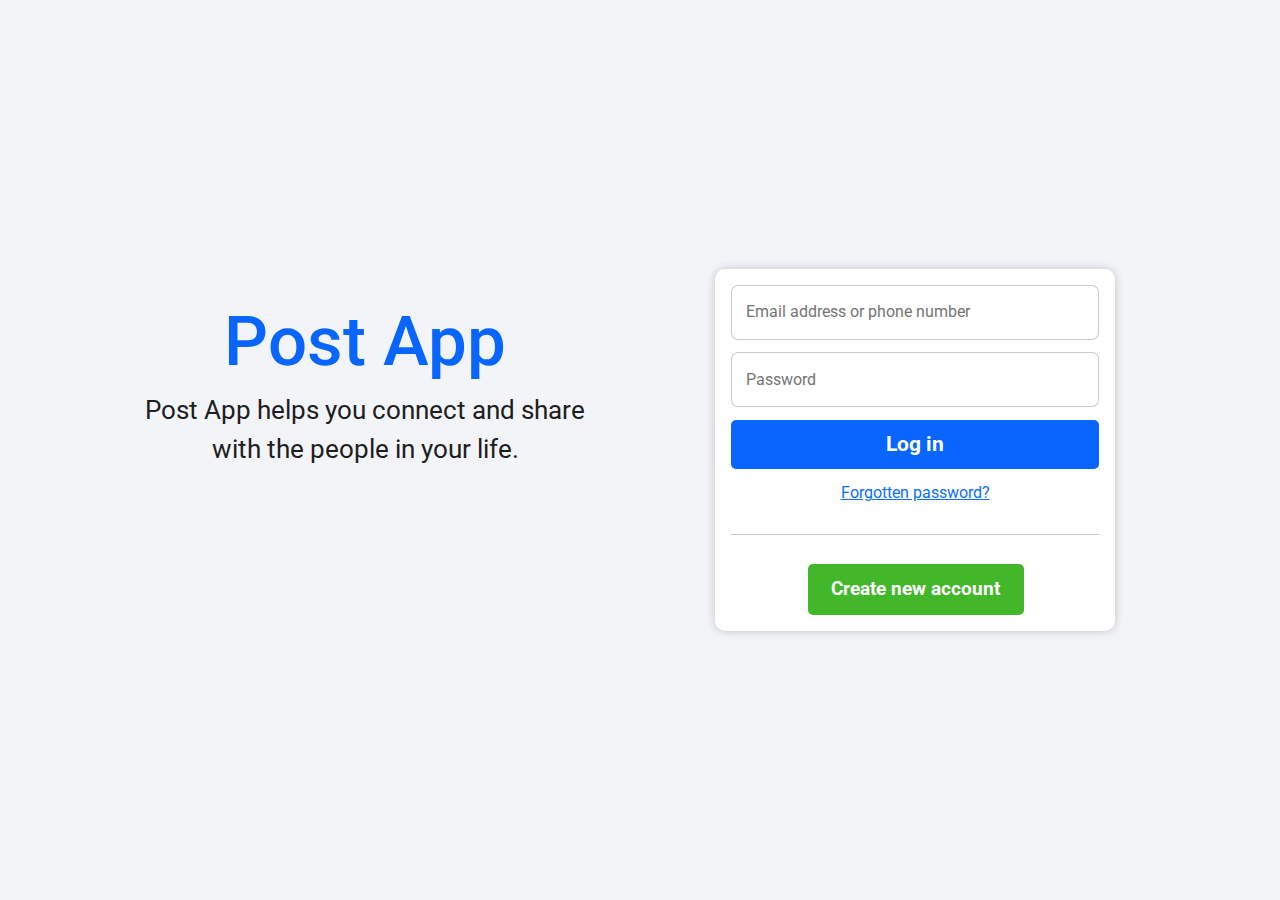
<file: index.html>
<!DOCTYPE html>
<html lang="en">
<head>
    <meta charset="UTF-8">
    <meta name="viewport" content="width=device-width, initial-scale=1.0">
    <title>Post App - log in or sign up</title>
    <link rel="stylesheet" href="style.css">
    <link rel="stylesheet" href="https://cdnjs.cloudflare.com/ajax/libs/font-awesome/6.7.2/css/all.min.css"
        integrity="sha512-Evv84Mr4kqVGRNSgIGL/F/aIDqQb7xQ2vcrdIwxfjThSH8CSR7PBEakCr51Ck+w+/U6swU2Im1vVX0SVk9ABhg=="
        crossorigin="anonymous" referrerpolicy="no-referrer" />
    <link href="https://cdn.jsdelivr.net/npm/bootstrap@5.3.3/dist/css/bootstrap.min.css" rel="stylesheet" integrity="sha384-QWTKZyjpPEjISv5WaRU9OFeRpok6YctnYmDr5pNlyT2bRjXh0JMhjY6hW+ALEwIH" crossorigin="anonymous">
</head>
<body>

    <div class="main-container">
        <div class="main-content">
            <div class="left-container">
                <div class="left-content">
                    <h1>Post App</h1>
                    <p>Post App helps you connect and share with the people in your life.</p>
                </div>
            </div>
            <div class="right-container">
                <div class="right-content">
                    <form action="" class="form-container">
                        <input type="email" name="" id="email" class="email-input" placeholder="Email address or phone number" required />
                        <fieldset class="password-fieldset">
                            <input type="password" name="" id="password" class="password-input" placeholder="Password" required />
                        </fieldset>
                        <button class="login-button" onclick="login()">Log in</button>
                        <a href="#" class="forgotten-password">Forgotten password?</a>
                        <hr>
                        <button class="create-account-button" onclick="createNewAccount()">Create new account</button>
                    </form>
                </div>
            </div>
        </div>
    </div>

    <script src="app.js"></script>
    <script src="https://cdn.jsdelivr.net/npm/bootstrap@5.3.3/dist/js/bootstrap.bundle.min.js" integrity="sha384-YvpcrYf0tY3lHB60NNkmXc5s9fDVZLESaAA55NDzOxhy9GkcIdslK1eN7N6jIeHz" crossorigin="anonymous"></script>
</body>
</html>
</file>
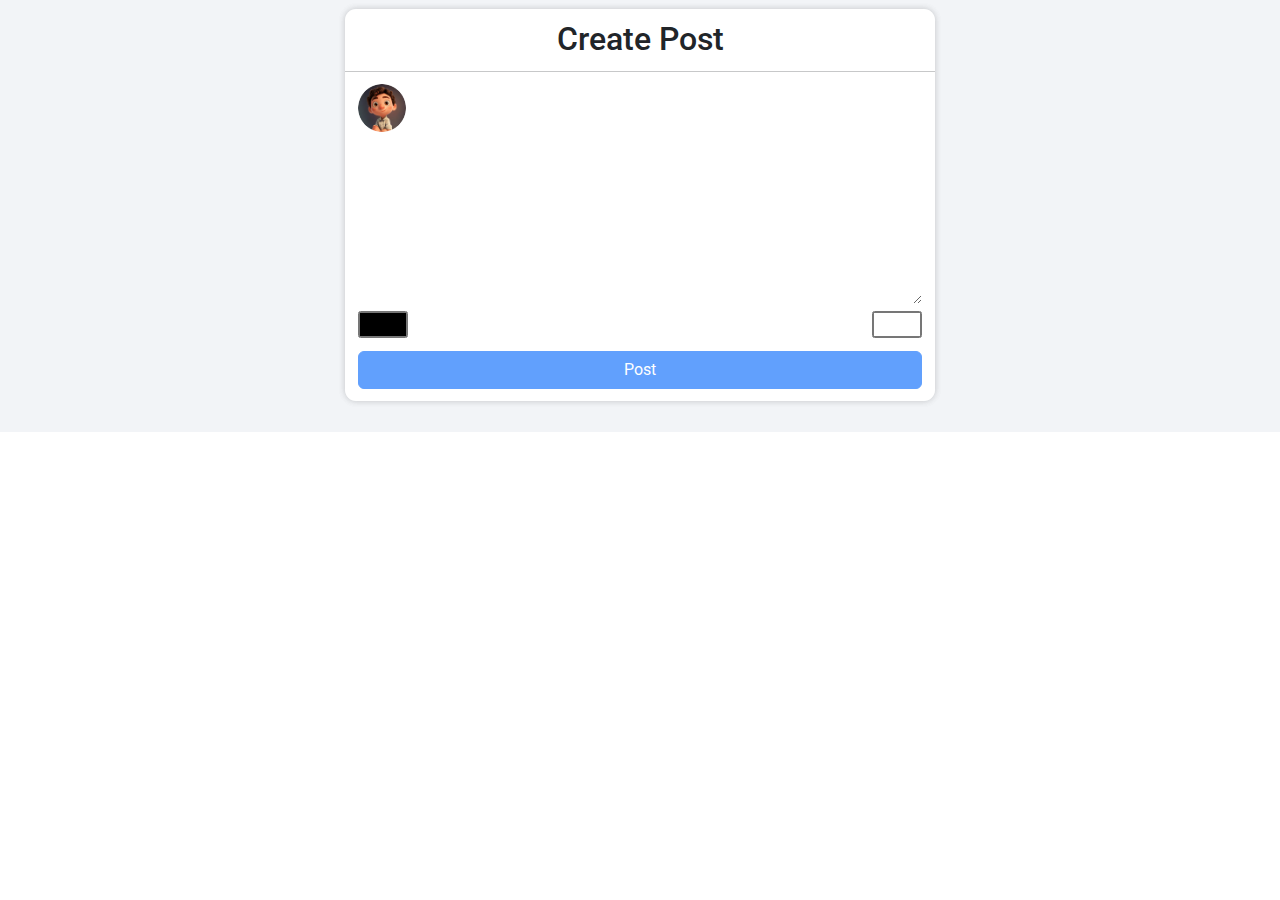
<file: Post/index.html>
<!DOCTYPE html>
<html lang="en">
<head>
    <meta charset="UTF-8">
    <meta name="viewport" content="width=device-width, initial-scale=1.0">
    <title>Post App</title>
    <link rel="stylesheet" href="styles.css">
    <link rel="stylesheet" href="https://cdnjs.cloudflare.com/ajax/libs/font-awesome/6.7.2/css/all.min.css"
        integrity="sha512-Evv84Mr4kqVGRNSgIGL/F/aIDqQb7xQ2vcrdIwxfjThSH8CSR7PBEakCr51Ck+w+/U6swU2Im1vVX0SVk9ABhg=="
        crossorigin="anonymous" referrerpolicy="no-referrer" />
    <link href="https://cdn.jsdelivr.net/npm/bootstrap@5.3.3/dist/css/bootstrap.min.css" rel="stylesheet" integrity="sha384-QWTKZyjpPEjISv5WaRU9OFeRpok6YctnYmDr5pNlyT2bRjXh0JMhjY6hW+ALEwIH" crossorigin="anonymous">
</head>
<body>

    <div class="main-container">
        <div class="main-content">
            <div class="content">
                <div class="header">
                    <h2>Create Post</h2>
                </div>
                <hr class="line">
                <div class="section">
                    <div class="section-header">
                        <img src="../image/logo-icon_LE_upscale_balanced_x4.jpg" alt="Logo" class="logo" />
                        <p class="user-name"></p>
                    </div>
                    <div class="section-body">
                        <textarea name="" id="content-input" class="textarea-input" rows="5" placeholder=""></textarea>
                        <div class="input-fields">
                            <input type="color" name="" id="text-color-input" onchange="changeTextColor()" />
                            <input type="color" name="" id="color-input" class="color-picker" onchange="changeColor()" />
                        </div>
                    </div>
                    <div class="section-footer">
                        <div class="d-grid col-12 mx-auto" id="button">
                            <button type="button" id="post-button" class="btn btn-primary" onclick="saveContent()" disabled>Post</button>
                        </div>
                    </div>
                </div>
            </div>
        </div>
    </div>

    <div class="main-post-container">
        <div class="post-container" id="posts-container"></div>
    </div>

    <script src="app.js"></script>
    <script src="https://cdn.jsdelivr.net/npm/bootstrap@5.3.3/dist/js/bootstrap.bundle.min.js" integrity="sha384-YvpcrYf0tY3lHB60NNkmXc5s9fDVZLESaAA55NDzOxhy9GkcIdslK1eN7N6jIeHz" crossorigin="anonymous"></script>
</body>
</html>
</file>
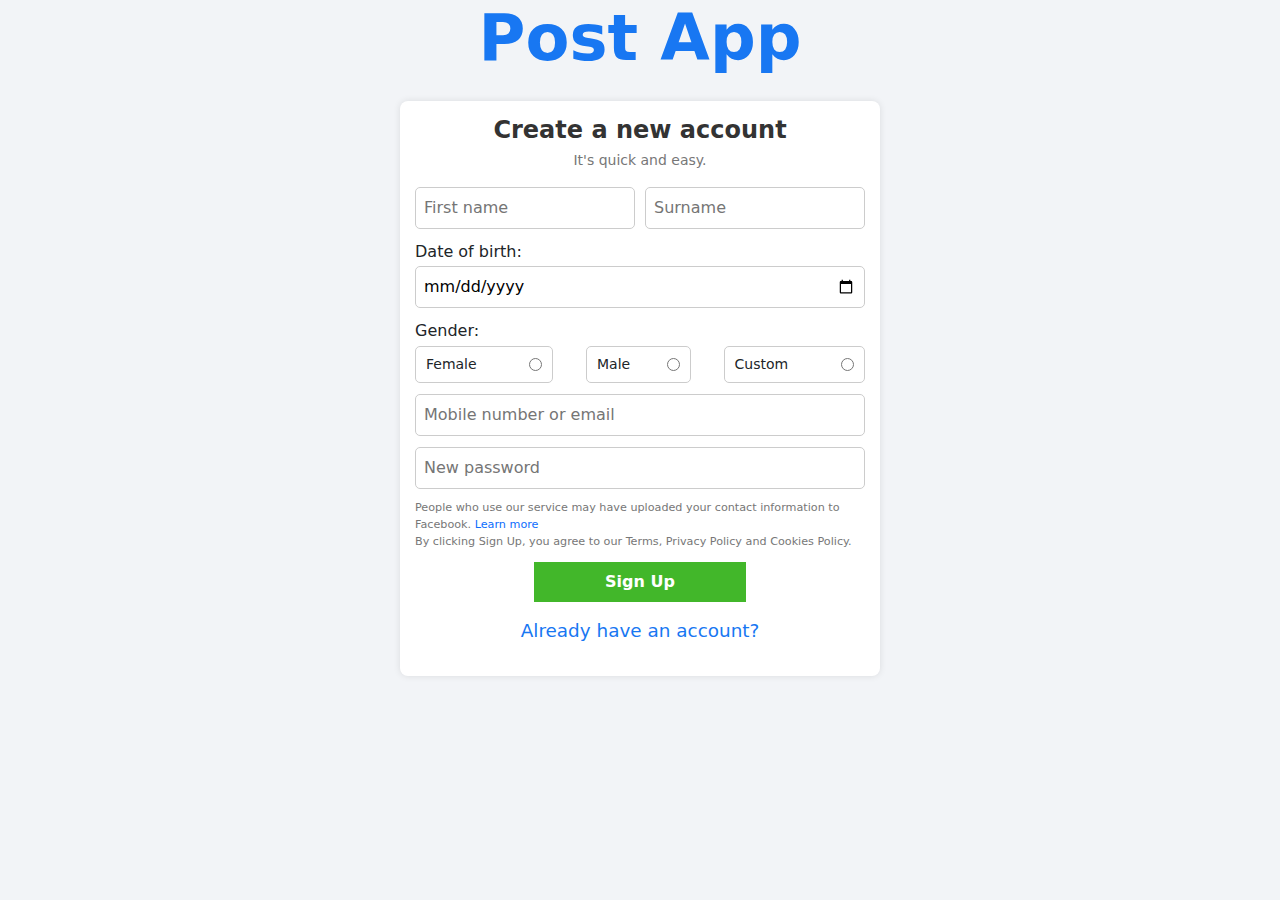
<file: Sign Up/index.html>
<!DOCTYPE html>
<html lang="en">

<head>
    <meta charset="UTF-8">
    <meta name="viewport" content="width=device-width, initial-scale=1.0">
    <title>Sign up for Post App</title>
    <link rel="stylesheet" href="styles.css">
    <link rel="stylesheet" href="https://cdnjs.cloudflare.com/ajax/libs/font-awesome/6.7.2/css/all.min.css"
        integrity="sha512-Evv84Mr4kqVGRNSgIGL/F/aIDqQb7xQ2vcrdIwxfjThSH8CSR7PBEakCr51Ck+w+/U6swU2Im1vVX0SVk9ABhg=="
        crossorigin="anonymous" referrerpolicy="no-referrer" />
    <link href="https://cdn.jsdelivr.net/npm/bootstrap@5.3.3/dist/css/bootstrap.min.css" rel="stylesheet"
        integrity="sha384-QWTKZyjpPEjISv5WaRU9OFeRpok6YctnYmDr5pNlyT2bRjXh0JMhjY6hW+ALEwIH" crossorigin="anonymous">
</head>
<body>

    <div class="main">
        <div class="container">
            <div class="left-section">
                <h1>Post App</h1>
            </div>
            <div class="right-section">
                <div class="signup-box">
                    <h2>Create a new account</h2>
                    <p>It's quick and easy.</p>
                    <form class="form">
                        <div class="name-fields">
                            <input type="text" placeholder="First name" id="name" required />
                            <input type="text" placeholder="Surname" id="surName" />
                        </div>
                        <div class="date-input">
                            <label for="date">Date of birth:</label>
                            <input type="date" id="date" />
                        </div>
                        <div class="gender-input">
                            <label class="gender-label">Gender:</label>
                            <div class="gender-options">
                                <div class="label">
                                    <label for="female">Female</label>
                                    <input type="radio" name="gender" value="female" id="female" />
                                </div>
                                <div class="label">
                                    <label for="male" id="maleLable">Male</label>
                                    <input type="radio" name="gender" value="male" id="male" />
                                </div>
                                <div class="label">
                                    <label for="custom">Custom</label>
                                    <input type="radio" name="gender" value="custom" id="custom" />
                                </div>
                            </div>
                        </div>
                        <input type="email" placeholder="Mobile number or email" id="numberOrEmail" required />
                        <input type="password" placeholder="New password" id="password" required />
                        <div>
                            <p class="terms" id="para">
                                People who use our service may have uploaded your contact information to Facebook. <a
                                    href="#">Learn more</a>
                            </p>
                            <p class="terms" id="para">
                                By clicking Sign Up, you agree to our Terms, Privacy Policy and Cookies Policy.
                            </p>
                        </div>
                        <div class="button">
                            <button type="submit" onclick="saveData()">Sign Up</button>
                        </div>
                    </form>
                    <p class="login-link"><a href="../index.html">Already have an account?</a></p>
                </div>
            </div>
        </div>
    </div>

    <script src="app.js"></script>
</body>
</html>
</file>
<file: style.css>
@import url('https://fonts.googleapis.com/css2?family=Mulish:ital,wght@0,200..1000;1,200..1000&family=Open+Sans:ital,wght@0,300..800;1,300..800&family=Poppins:ital,wght@0,100;0,200;0,300;0,400;0,500;0,600;0,700;0,800;0,900;1,100;1,200;1,300;1,400;1,500;1,600;1,700;1,800;1,900&family=Roboto:ital,wght@0,100;0,300;0,400;0,500;0,700;0,900;1,100;1,300;1,400;1,500;1,700;1,900&display=swap');

* {
    margin: 0;
    padding: 0;
    box-sizing: border-box;
    font-family: 'roboto';
}

.main-container{
    width: 100vw;
    height: 100vh;
    display: flex;
    justify-content: center;
    background-color: #f2f4f7;
}

.main-content{
    max-width: 1100px;
    padding: 10rem 0;
    display: grid;
    grid-template-columns: repeat(1, 1fr);
    align-content: center;
}

.left-container{
    padding: 1rem;
    display: flex;
}

.left-content{  
    padding-top: 2rem;
    text-align: center;
    font-weight: bolder;
}

.left-container h1{
    color: #0866FF;
    font-size: 2.5rem;
}

.left-container p{
    padding: 0 1rem;
    color: #1C1E21;
    font-size: 0.8rem;
    font-weight: 400;
}

.right-container{
    padding: 0.5rem;
    display: flex;
    justify-content: center;
}

.form-container{
    width: 300px;
    padding: 1rem;
    display: flex;
    flex-direction: column;
    gap: 0.8rem;
    border-radius: 10px;
    background-color: #FFFFFF;
    box-shadow: 0 0 10px rgba(0, 0, 0, 0.2);
}

.email-input{
    padding: 0.9rem;
    border-radius: 7px;
    border: 0.01rem solid #1c1e213b;
}

.password-input{
    width: 100%;
    padding: 0.9rem;
    border-radius: 7px;
    border: 0.01rem solid #1c1e213b;
}

.password-fieldset{}

.login-button{
    color: #FFFFFF;
    padding: 0.55rem 1rem;
    font-size: 1.3rem;
    font-weight: bold;
    border: none;
    border-radius: 5px;
    background-color: #0866FF;
}

.login-button:hover{
    background-color: #1877f2;
}

.forgotten-password{
    text-align: center;
}

.create-account-button{
    margin-left: 1.8rem;
    width: 13.5rem;
    color: #FFFFFF;
    font-size: 1.2rem;
    font-weight: bold;
    padding: 0.7rem 0.8rem;
    border: none;
    border-radius: 5px;
    background-color: #42B72A;
}

.create-account-button:hover{
    background-color: #36a420;
}

@media screen and (min-width:383px) {
    .left-container h1{
        font-size: 3rem;
    }
    .left-container p{
        font-size: 1rem;
    }
    .right-container{
        padding: 1rem;
    }
    .form-container{
        width: 350px;
    }
    .create-account-button{
        margin-left: 3.3rem;
    }
}

@media screen and (min-width:430px) {
    .left-container h1{
        font-size: 4rem;
    }
    .left-container p{
        font-size: 1.3rem;
    }
    .form-container{
        width: 400px;
    }
    .create-account-button{
        margin-left: 4.8rem;
    }
}

@media screen and (min-width:750px) {
    .main-content{
        grid-template-columns: repeat(2, 1fr);
    }
    .left-container h1{
        font-size: 4.3rem;
    }
    .left-container p{
        font-size: 1.6rem;
    }
}
</file>
<file: Post/styles.css>
@import url('https://fonts.googleapis.com/css2?family=Mulish:ital,wght@0,200..1000;1,200..1000&family=Open+Sans:ital,wght@0,300..800;1,300..800&family=Poppins:ital,wght@0,100;0,200;0,300;0,400;0,500;0,600;0,700;0,800;0,900;1,100;1,200;1,300;1,400;1,500;1,600;1,700;1,800;1,900&family=Roboto:ital,wght@0,100;0,300;0,400;0,500;0,700;0,900;1,100;1,300;1,400;1,500;1,700;1,900&display=swap');

* {
    margin: 0;
    padding: 0;
    box-sizing: border-box;
    font-family: 'roboto';
}

body{
    margin: 0;
    padding: 0;
}

.main-container{
    padding: 0.55rem 0.5rem 1.4rem 0.5rem;
    background-color: #f2f4f7;
}

.main-content{
    margin: 0 auto;
    max-width: 590px;
    border-radius: 0.7rem;
    box-shadow: 0 0 7px rgba(0, 0, 0, 0.1);
}

.content{
    border-radius: 0.7rem;
    background-color: #FFFFFF;
    box-shadow: 0 0 7px rgba(0, 0, 0, 0.1);
}

.header{
    padding: 0.7rem 0.5rem 0 0.5rem;
    display: flex;
    justify-content: center;
    align-items: center;
}

.header h2{}

.line{
    margin: 0.27rem 0 0.75rem 0;
}

.section{
    padding: 0 0.8rem 0.8rem 0.8rem;
    display: grid;
    grid-template-columns: repeat(1, 1fr);
    gap: 0.8rem;
}

.section-header{
    display: flex;
    align-items: center;
    gap: 0.5rem;
}

.section-header p{
    margin-bottom: 0;
    font-size: 1.3rem;
    font-weight: bold;
}

.section-body{
    display: flex;
    flex-direction: column;
    gap: 0.4rem;
}

.textarea-input{
    padding: 0.5rem;
    border: none;
    outline: none;
    font-size: 1.2rem;
}

.input-fields{
    display: flex;
    justify-content: space-between;
}

#button{
    cursor: not-allowed;
}

.color-picker{}

.main-post-container{
    padding: 0 0.5rem 0.5rem 0.5rem;
    background-color: #f2f4f7;
}

.post-container{
    margin: 0 auto;
    max-width: 590px;
    display: grid;
    grid-template-columns: repeat(1, 1fr);
    gap: 1.2rem;
    border-radius: 0.7rem;
}

.post-content{
    padding: 0.7rem;
    display: flex;
    flex-direction: column;
    gap: 0.6rem;
    border-radius: 0.8rem;
    background-color: #FFFFFF;
    box-shadow: 0 0 7px rgba(0, 0, 0, 0.1);
}

.post-header{
    display: flex;
    align-items: center;
    gap: 0.5rem;
}

.logo{
    width: 3rem;
    height: 3rem;
    border-radius: 50%;
}

.post-header p{
    margin-bottom: 0;
    font-size: 1.15rem;
    font-weight: 500;
}

.post-body{
    padding: 0.5rem;
}

.post-body p{
    font-size: 1.1rem;
}
</file>
<file: Sign Up/styles.css>
* {
    margin: 0;
    padding: 0;
    box-sizing: border-box;
}

body {
    font-family: 'Helvetica', Arial, sans-serif;
    height: 100vh;
    margin: 0;
}

.main {
    height: 100%;
    display: grid;
    background-color: #f2f4f7;
}

.container {
    display: flex;
    flex-direction: column;
    gap: 0.7rem;
    width: 900px;
    padding-bottom: 1rem;
    align-items: center;
}

.left-section {
    display: flex;
    justify-content: center;
}

.left-section h1 {
    font-size: 3rem;
    color: #1877f2;
    font-weight: bold;
    margin: 0;
}

.right-section {
    width: 18rem;
    border-radius: 12px;
}

.signup-box {
    background: white;
    padding: 10px;
    display: flex;
    flex-direction: column;
    align-items: center;
    border-radius: 8px;
    box-shadow: 0 0 7px rgba(0, 0, 0, 0.1);
}

.signup-box h2 {
    color: #333;
    margin-bottom: 5px;
    font-size: 24px;
    font-weight: bold;
}

.signup-box p {
    color: #777;
    font-size: 14px;
}

.form {
    width: 100%;
    display: flex;
    flex-direction: column;
    gap: 0.7rem;
}

input {
    width: 100%;
    padding: 8px;
    margin: 0 0;
    border: 1px solid #ccc;
    border-radius: 5px;
    font-size: 16px;
}

.name-fields {
    display: flex;
    gap: 10px;
}

.name-fields input {
    width: 50%;
}

.date-input label{
    margin-bottom: 0.15rem;
}

.gender-input{}

.gender-label{
    margin-bottom: 0.15rem;
}

.gender-options {
    display: flex;
    justify-content: space-between;
    gap: 10px;
    margin: 0px 0;
}

.gender-options label {
    text-align: center;
    font-size: 14px;
}

.genderLabel {
    display: flex;
}

.label {
    padding: 7px 10px;
    display: flex;
    gap: 0.5rem;
    border-radius: 5px;
    border: 1px solid #ccc;
}

.label label {
    font-weight: 500;
}

#maleLable {}

@media screen and (min-width:345px) {
    .right-section{
        width: 20rem;
    }
    .label label {
        margin-right: 0.8rem;
    }
    #maleLable {
        margin-right: 0.4rem;
    }
}

@media screen and (min-width:376px) {
    .container{
        gap: 1rem;
    }
    .right-section{
        width: 22rem;
    }
    .label label {
        margin-right: 1rem;
    }
    #maleLable {
        margin-right: 1rem;
    }
}

@media screen and (min-width:405px) {
    .left-section h1 {
        font-size: 3.5rem;
    }
    .right-section{
        width: 24rem;
    }
    .label label {
        margin-right: 1.8rem;
    }
    #maleLable {
        margin-right: 1.4rem;
    }
}

@media screen and (min-width:440px) {
    .label label {
        margin-right: 2.8rem;
    }
    #maleLable {
        margin-right: 1.8rem;
    }
}

@media screen and (min-width:441px) {
    .right-section{
        width: 26rem;
    }
}

@media screen and (min-width:472px) {
    .right-section{
        width: 28rem;
    }
}

@media screen and (min-width:515px) {
    .container{
        gap: 1.5rem;
    }
    .signup-box{
        padding: 15px;
    }
    .left-section h1 {
        font-size: 4rem;
    }
    .right-section{
        width: 30rem;
    }
}

.terms {
    margin: 0;
    color: #777;
}

.terms a {
    text-decoration: none;
}

#para {
    font-size: 0.7rem;
}

.button {
    display: flex;
    justify-content: center;
}

button {
    background: #42b72a;
    color: white;
    font-size: 18px;
    border: none;
    width: 47%;
    padding: 8px;
    cursor: pointer;
    font-weight: bold;
}

button:hover {
    background: #36a420;
}

.login-link {
    text-align: center;
    margin-top: 15px;
}

.login-link a {
    color: #1877f2;
    text-decoration: none;
    font-size: 1.15rem;
}

.login-link a:hover {
    text-decoration: underline;
}
</file>
